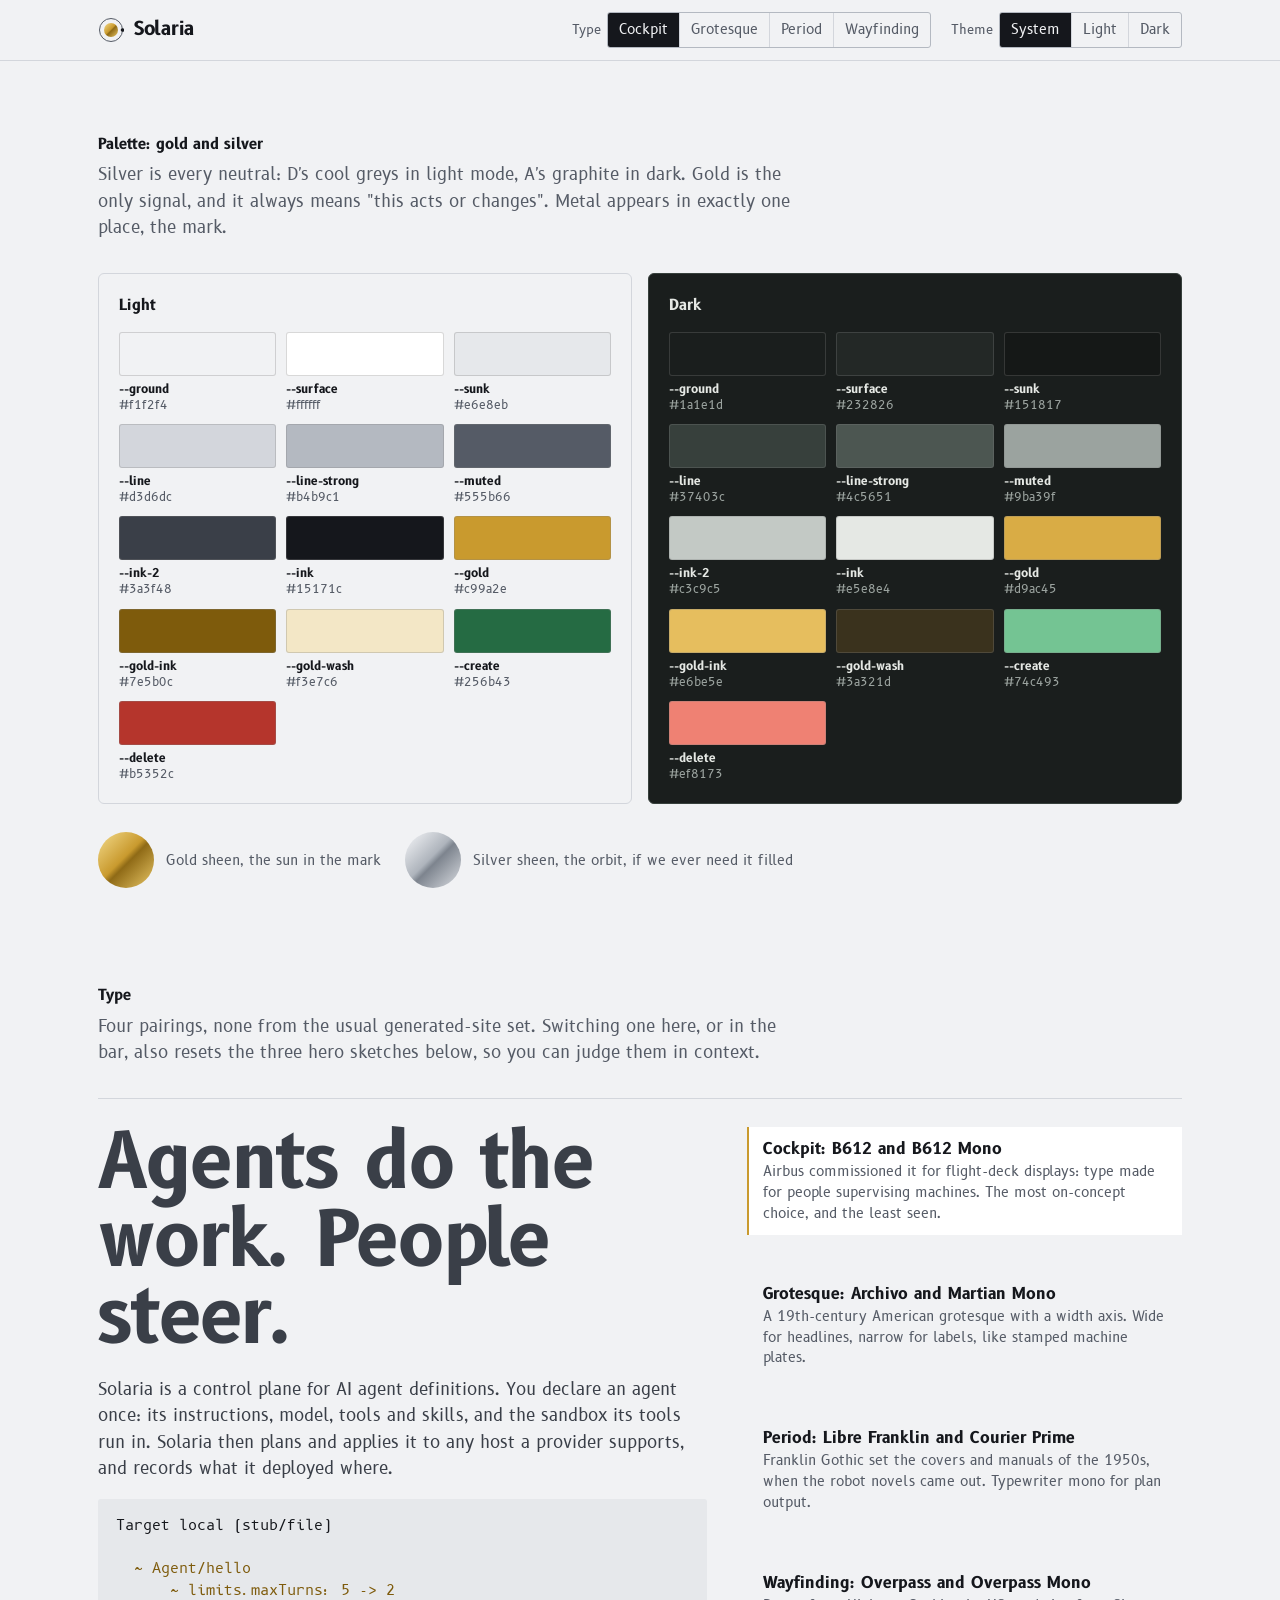
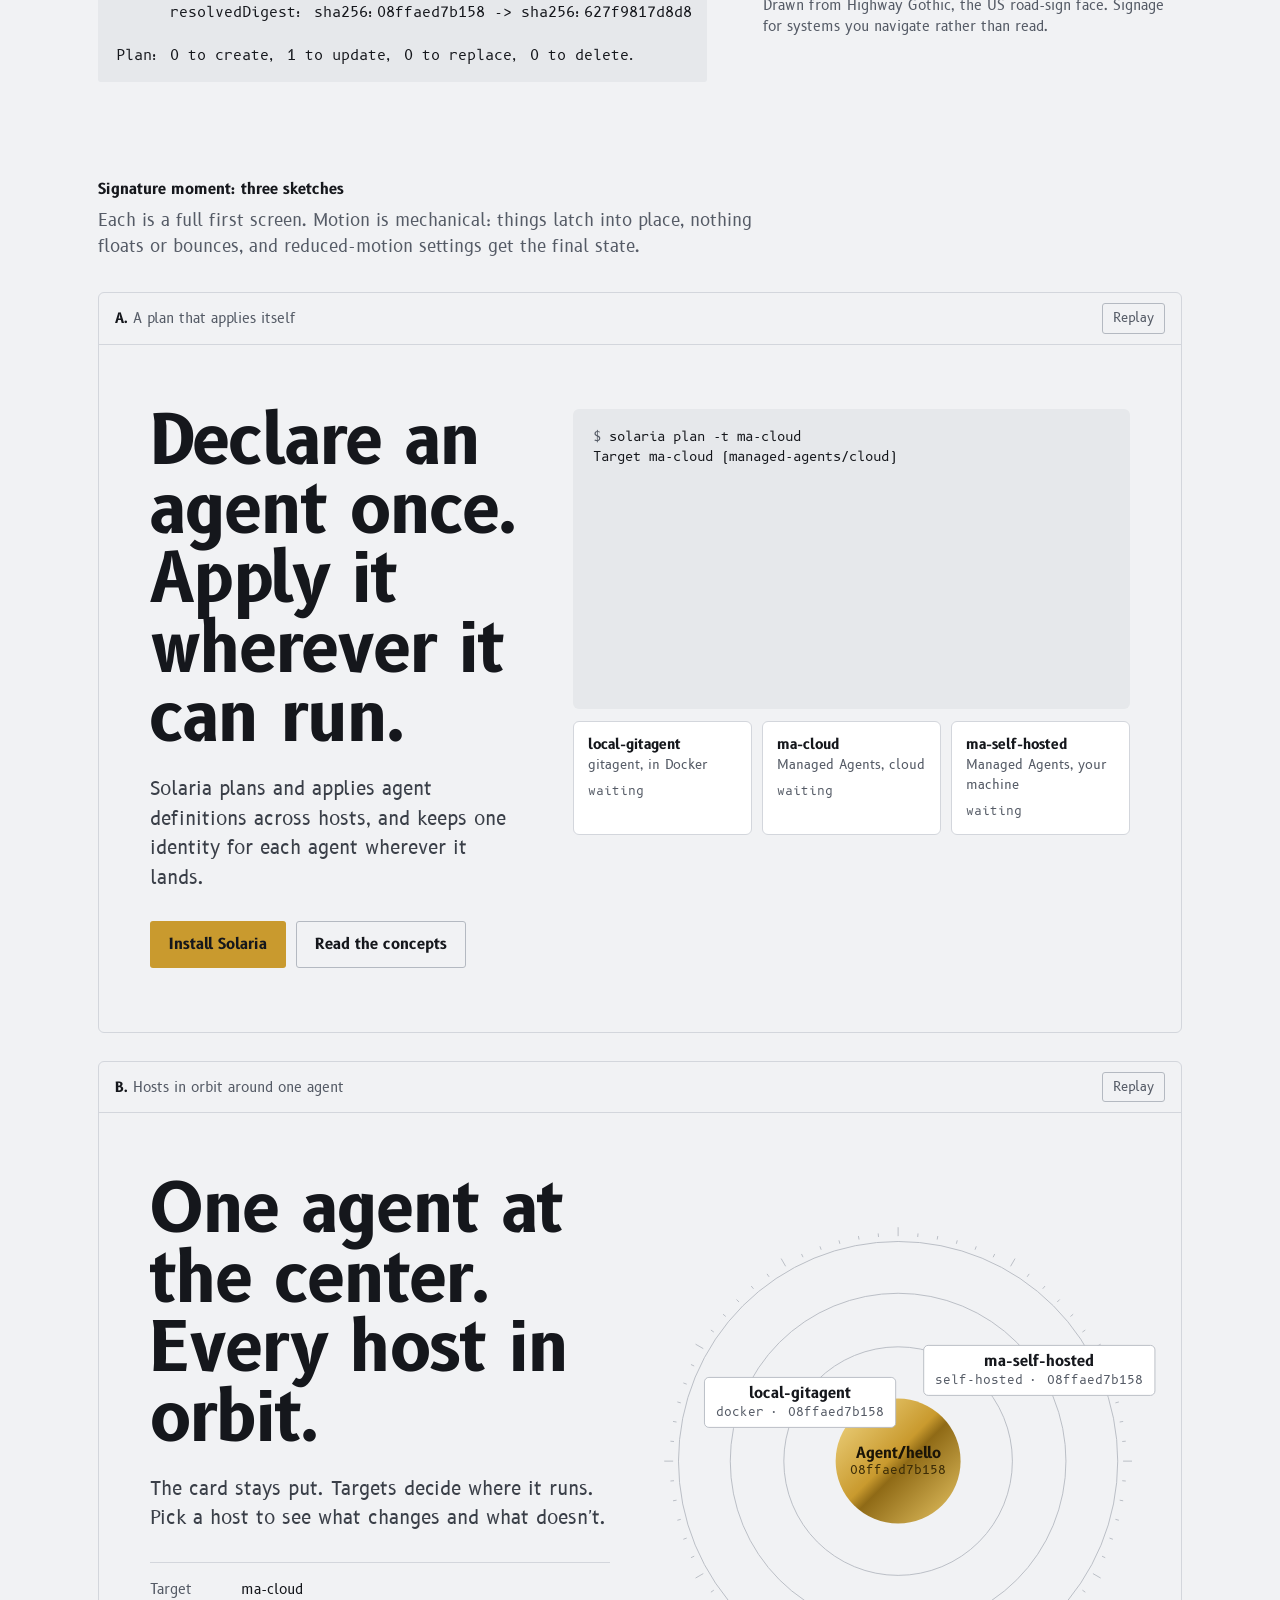
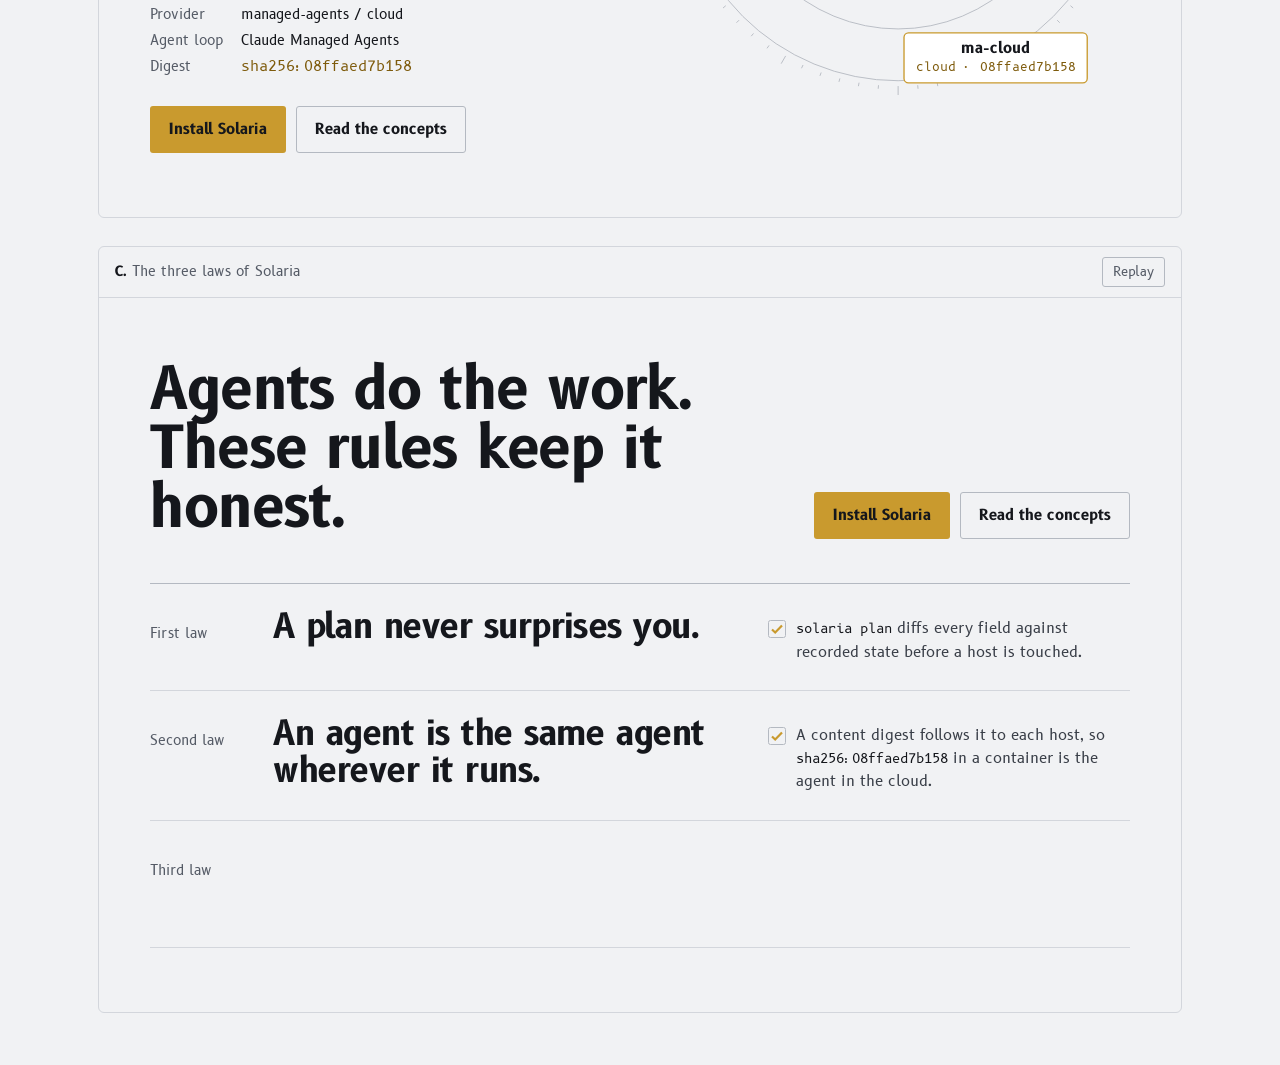
<file: site/explore/index.html>
<!doctype html>
<html lang="en" data-type="cockpit">
<head>
<meta charset="utf-8">
<meta name="viewport" content="width=device-width, initial-scale=1">
<title>Solaria design exploration</title>
<link rel="preconnect" href="https://fonts.googleapis.com">
<link rel="preconnect" href="https://fonts.gstatic.com" crossorigin>
<link href="https://fonts.googleapis.com/css2?family=Archivo:wdth,wght@62..125,100..900&family=B612:wght@400;700&family=B612+Mono:wght@400;700&family=Courier+Prime:wght@400;700&family=Libre+Franklin:wght@300..900&family=Martian+Mono:wdth,wght@75..112.5,100..800&family=Overpass:wght@300..900&family=Overpass+Mono:wght@300..700&display=swap" rel="stylesheet">
<link rel="stylesheet" href="../static/tokens.css">
<style>
html[data-type="cockpit"]    { --font-sans: "B612", sans-serif; --font-mono: "B612 Mono", monospace; --d-weight: 700; --d-stretch: 100%; --d-track: -0.015em; --m-stretch: 100%; }
html[data-type="grotesque"]  { --font-sans: "Archivo", sans-serif; --font-mono: "Martian Mono", monospace; --d-weight: 640; --d-stretch: 116%; --d-track: -0.02em; --m-stretch: 87.5%; }
html[data-type="period"]     { --font-sans: "Libre Franklin", sans-serif; --font-mono: "Courier Prime", monospace; --d-weight: 800; --d-stretch: 100%; --d-track: -0.03em; --m-stretch: 100%; }
html[data-type="wayfinding"] { --font-sans: "Overpass", sans-serif; --font-mono: "Overpass Mono", monospace; --d-weight: 800; --d-stretch: 100%; --d-track: -0.02em; --m-stretch: 100%; }

* { box-sizing: border-box; }
html { background: var(--ground); }
body { margin: 0; background: var(--ground); color: var(--ink); font: 400 17px/1.55 var(--font-sans); -webkit-font-smoothing: antialiased; }
code, pre, .mono { font-family: var(--font-mono); font-stretch: var(--m-stretch); }
a { color: inherit; }
button { font: inherit; color: inherit; }

.wrap { max-width: 1180px; margin: 0 auto; padding: 0 var(--gutter); }
.display { font-weight: var(--d-weight); font-stretch: var(--d-stretch); letter-spacing: var(--d-track); line-height: 1.02; margin: 0; }

/* Bar */
.bar { position: sticky; top: 0; z-index: 5; background: var(--ground); border-bottom: 1px solid var(--line); }
.bar .wrap { display: flex; align-items: center; gap: 20px; min-height: 60px; flex-wrap: wrap; padding-block: 10px; }
.brand { display: flex; align-items: center; gap: 10px; font-weight: var(--d-weight); font-stretch: var(--d-stretch); font-size: 19px; letter-spacing: var(--d-track); margin-right: auto; text-decoration: none; }
.seg { display: inline-flex; border: 1px solid var(--line-strong); border-radius: var(--radius); overflow: hidden; }
.seg button { background: none; border: 0; padding: 6px 11px; font-size: 14px; cursor: pointer; color: var(--muted); }
.seg button + button { border-left: 1px solid var(--line); }
.seg button[aria-pressed="true"] { background: var(--ink); color: var(--ground); }
.seg-label { font-size: 13px; color: var(--muted); margin-right: 6px; }
.ctl { display: flex; align-items: center; }

/* Sections */
section.part { padding: 72px 0 24px; }
.part > .wrap > h2 { font-size: 15px; font-weight: 700; margin: 0 0 6px; color: var(--ink); }
.part > .wrap > p.lede { margin: 0 0 32px; color: var(--muted); max-width: var(--measure); }

/* Palette */
.modes { display: grid; grid-template-columns: repeat(auto-fit, minmax(min(100%, 420px), 1fr)); gap: 16px; }
.mode { border: 1px solid var(--line); border-radius: var(--radius-plate); padding: 20px; }
.mode h3 { margin: 0 0 14px; font-size: 15px; }
.chips { display: grid; grid-template-columns: repeat(auto-fill, minmax(118px, 1fr)); gap: 10px; }
.chip { font-size: 12px; line-height: 1.35; }
.chip i { display: block; height: 44px; border-radius: var(--radius); border: 1px solid rgba(127,127,127,.3); margin-bottom: 6px; }
.chip b { display: block; font-weight: 700; }
.metal { display: flex; gap: 24px; margin-top: 28px; align-items: center; flex-wrap: wrap; }
.metal figure { margin: 0; display: flex; align-items: center; gap: 12px; font-size: 14px; color: var(--muted); }
.metal .disc { width: 56px; height: 56px; border-radius: 50%; }

/* Type */
.specimen { border-top: 1px solid var(--line); padding-top: 28px; display: grid; grid-template-columns: minmax(0, 1.4fr) minmax(0, 1fr); gap: 40px; }
.specimen .big { font-size: clamp(40px, 6vw, 76px); }
.specimen p { max-width: var(--measure); color: var(--ink-2); }
.specimen pre { font-size: 13.5px; line-height: 1.6; background: var(--sunk); padding: 16px 18px; border-radius: var(--radius); margin: 0; overflow-x: auto; }
.pairings { list-style: none; padding: 0; margin: 0; display: grid; gap: 2px; }
.pairings button { display: block; width: 100%; text-align: left; background: none; border: 0; border-left: 2px solid transparent; padding: 10px 14px; cursor: pointer; }
.pairings button[aria-pressed="true"] { border-left-color: var(--gold); background: var(--surface); }
.pairings b { display: block; font-size: 16px; }
.pairings span { display: block; font-size: 13.5px; color: var(--muted); }

/* Hero frames */
.hero { border: 1px solid var(--line); border-radius: var(--radius-plate); background: var(--ground); margin-bottom: 28px; position: relative; overflow: hidden; }
.hero-head { display: flex; justify-content: space-between; align-items: center; padding: 10px 16px; border-bottom: 1px solid var(--line); font-size: 14px; color: var(--muted); gap: 12px; }
.hero-head b { color: var(--ink); }
.replay { background: none; border: 1px solid var(--line-strong); border-radius: var(--radius); padding: 4px 10px; font-size: 13px; cursor: pointer; }
.hero-body { padding: clamp(28px, 5vw, 64px) clamp(20px, 4vw, 56px); }

.btn { display: inline-flex; align-items: center; gap: 8px; padding: 11px 18px; border-radius: var(--radius); font-size: 15px; font-weight: 700; text-decoration: none; border: 1px solid transparent; }
.btn-gold { background: var(--gold); color: var(--on-gold); }
.btn-line { border-color: var(--line-strong); color: var(--ink); }
.actions { display: flex; gap: 10px; flex-wrap: wrap; margin-top: 28px; }
.sub { font-size: 19px; color: var(--ink-2); max-width: 44ch; margin: 20px 0 0; }

/* Hero A: plan that applies itself */
.a-grid { display: grid; grid-template-columns: minmax(0, 0.8fr) minmax(0, 1.2fr); gap: clamp(28px, 4vw, 56px); align-items: start; }
.a-grid h1 { font-size: clamp(40px, 5.4vw, 68px); }
.console { background: var(--sunk); border-radius: var(--radius-plate); padding: 18px 20px; font-size: 12.5px; line-height: 1.62; min-height: 300px; white-space: pre; overflow-x: auto; }
.console .ln { display: block; min-height: 1.62em; }
.console .cmd::before { content: "$ "; color: var(--muted); }
.console .c { color: var(--create); }
.console .u { color: var(--update); }
.console .m { color: var(--muted); }
.console .dg { color: var(--gold-ink); }
.caret { display: inline-block; width: .55em; height: 1.1em; vertical-align: -0.18em; background: var(--ink); }
.hosts { display: grid; grid-template-columns: repeat(3, minmax(0, 1fr)); gap: 10px; margin-top: 12px; }
.host { border: 1px solid var(--line); border-radius: var(--radius-plate); padding: 12px 14px; font-size: 13px; background: var(--surface); transition: border-color var(--t-latch) var(--ease-latch); }
.host b { display: block; font-size: 14px; }
.host .where { color: var(--muted); display: block; }
.host .d { display: block; margin-top: 8px; font-size: 12px; color: var(--muted); }
.host.on { border-color: var(--gold); }
.host.on .d { color: var(--gold-ink); }

.latch { animation: latch var(--t-latch) var(--ease-latch) both; }
@keyframes latch { from { opacity: 0; transform: translateX(-3px); } to { opacity: 1; transform: none; } }

/* Hero B: orbit */
.b-grid { display: grid; grid-template-columns: minmax(0, 1fr) minmax(0, 1fr); gap: clamp(28px, 4vw, 56px); align-items: center; }
.b-grid h1 { font-size: clamp(40px, 5.4vw, 68px); }
.orbit { width: 100%; max-width: 520px; aspect-ratio: 1; justify-self: center; }
.orbit svg { width: 100%; height: 100%; overflow: visible; }
.ring { fill: none; stroke: var(--line-strong); stroke-width: 1; }
.ring-tick { stroke: var(--line-strong); stroke-width: 1; }
.plate-g { cursor: pointer; }
.plate-r { fill: var(--surface); stroke: var(--line-strong); transition: stroke var(--t-latch) var(--ease-latch); }
.plate-g.on .plate-r { stroke: var(--gold); stroke-width: 1.5; }
.plate-t { font-family: var(--font-sans); font-size: 17px; font-weight: 700; fill: var(--ink); }
.plate-s { font-family: var(--font-mono); font-size: 13px; fill: var(--muted); }
.plate-g.on .plate-s.dg { fill: var(--gold-ink); }
.sun-t { font-family: var(--font-sans); font-size: 17px; font-weight: 700; fill: #1a1407; }
.sun-s { font-family: var(--font-mono); font-size: 13px; fill: #3b2c07; }
.readout { margin-top: 28px; border-top: 1px solid var(--line); padding-top: 16px; font-size: 14px; display: grid; grid-template-columns: max-content 1fr; gap: 4px 18px; max-width: 460px; }
.readout dt { color: var(--muted); }
.readout dd { margin: 0; }

/* Hero C: laws */
.c-top { display: grid; grid-template-columns: minmax(0, 1fr) auto; gap: 24px; align-items: end; margin-bottom: 44px; }
.c-top h1 { font-size: clamp(36px, 4.6vw, 58px); max-width: 16ch; }
.laws { list-style: none; margin: 0; padding: 0; border-top: 1px solid var(--line-strong); }
.law { display: grid; grid-template-columns: 9ch minmax(0, 1.3fr) minmax(0, 1fr); gap: 24px; padding: 26px 0; border-bottom: 1px solid var(--line); align-items: baseline; }
.law .ord { color: var(--muted); font-size: 14px; }
.law h3 { margin: 0; font-size: clamp(24px, 2.8vw, 34px); font-weight: var(--d-weight); font-stretch: var(--d-stretch); letter-spacing: var(--d-track); line-height: 1.1; }
.law .proof { font-size: 15px; color: var(--ink-2); display: grid; grid-template-columns: 18px 1fr; gap: 10px; }
.law .proof code { font-size: 13px; color: var(--ink); }
.law svg { margin-top: 3px; }
.law .tick { stroke: var(--gold); stroke-width: 2.2; fill: none; stroke-dasharray: 20; stroke-dashoffset: 20; }
.law.set .tick { stroke-dashoffset: 0; transition: stroke-dashoffset 260ms var(--ease-latch); }
.law .box { fill: none; stroke: var(--line-strong); }
.law h3, .law .proof { transition: opacity var(--t-latch) var(--ease-latch), transform var(--t-latch) var(--ease-latch); }
.laws.armed .law:not(.shown) h3, .laws.armed .law:not(.shown) .proof { opacity: 0; transform: translateX(-4px); }

@media (max-width: 860px) {
  .a-grid, .b-grid, .specimen { grid-template-columns: minmax(0, 1fr); }
  .hosts { grid-template-columns: minmax(0, 1fr); }
  .law { grid-template-columns: minmax(0, 1fr); gap: 8px; }
  .c-top { grid-template-columns: minmax(0, 1fr); }
  .console { font-size: 12px; }
}
</style>
</head>
<body>

<header class="bar">
  <div class="wrap">
    <a class="brand" href="#">
      <svg width="26" height="26" viewBox="0 0 26 26" aria-hidden="true">
        <defs><linearGradient id="mg" x1="0" y1="0" x2="1" y2="1"><stop offset="0" stop-color="#f3db8c"/><stop offset=".46" stop-color="#c99a2e"/><stop offset=".54" stop-color="#8f6a16"/><stop offset="1" stop-color="#e9c766"/></linearGradient></defs>
        <circle cx="13" cy="13" r="7" fill="url(#mg)"/>
        <circle cx="13" cy="13" r="11.5" fill="none" stroke="var(--muted)" stroke-width="1"/>
        <circle cx="24.5" cy="13" r="1.8" fill="var(--ink)"/>
      </svg>
      Solaria
    </a>
    <div class="ctl"><span class="seg-label">Type</span>
      <div class="seg" id="typeSeg">
        <button data-v="cockpit" aria-pressed="true">Cockpit</button>
        <button data-v="grotesque" aria-pressed="false">Grotesque</button>
        <button data-v="period" aria-pressed="false">Period</button>
        <button data-v="wayfinding" aria-pressed="false">Wayfinding</button>
      </div>
    </div>
    <div class="ctl"><span class="seg-label">Theme</span>
      <div class="seg" id="themeSeg">
        <button data-v="system" aria-pressed="true">System</button>
        <button data-v="light" aria-pressed="false">Light</button>
        <button data-v="dark" aria-pressed="false">Dark</button>
      </div>
    </div>
  </div>
</header>

<main>

<section class="part" id="palette">
  <div class="wrap">
    <h2>Palette: gold and silver</h2>
    <p class="lede">Silver is every neutral: D's cool greys in light mode, A's graphite in dark. Gold is the only signal, and it always means "this acts or changes". Metal appears in exactly one place, the mark.</p>
    <div class="modes" id="modes"></div>
    <div class="metal">
      <figure><span class="disc" style="background: var(--sheen-gold)"></span>Gold sheen, the sun in the mark</figure>
      <figure><span class="disc" style="background: var(--sheen-silver)"></span>Silver sheen, the orbit, if we ever need it filled</figure>
    </div>
  </div>
</section>

<section class="part" id="type">
  <div class="wrap">
    <h2>Type</h2>
    <p class="lede">Four pairings, none from the usual generated-site set. Switching one here, or in the bar, also resets the three hero sketches below, so you can judge them in context.</p>
    <div class="specimen">
      <div>
        <p class="display big">Agents do the work. People steer.</p>
        <p>Solaria is a control plane for AI agent definitions. You declare an agent once: its instructions, model, tools and skills, and the sandbox its tools run in. Solaria then plans and applies it to any host a provider supports, and records what it deployed where.</p>
<pre>Target local (stub/file)

  <span style="color:var(--update)">~ Agent/hello</span>
      <span style="color:var(--update)">~ limits.maxTurns: 5 -> 2</span>
      resolvedDigest: sha256:08ffaed7b158 -> sha256:627f9817d8d8

Plan: 0 to create, 1 to update, 0 to replace, 0 to delete.</pre>
      </div>
      <ul class="pairings" id="pairings">
        <li><button data-v="cockpit" aria-pressed="true"><b>Cockpit: B612 and B612 Mono</b><span>Airbus commissioned it for flight-deck displays: type made for people supervising machines. The most on-concept choice, and the least seen.</span></button></li>
        <li><button data-v="grotesque" aria-pressed="false"><b>Grotesque: Archivo and Martian Mono</b><span>A 19th-century American grotesque with a width axis. Wide for headlines, narrow for labels, like stamped machine plates.</span></button></li>
        <li><button data-v="period" aria-pressed="false"><b>Period: Libre Franklin and Courier Prime</b><span>Franklin Gothic set the covers and manuals of the 1950s, when the robot novels came out. Typewriter mono for plan output.</span></button></li>
        <li><button data-v="wayfinding" aria-pressed="false"><b>Wayfinding: Overpass and Overpass Mono</b><span>Drawn from Highway Gothic, the US road-sign face. Signage for systems you navigate rather than read.</span></button></li>
      </ul>
    </div>
  </div>
</section>

<section class="part" id="heroes">
  <div class="wrap">
    <h2>Signature moment: three sketches</h2>
    <p class="lede">Each is a full first screen. Motion is mechanical: things latch into place, nothing floats or bounces, and reduced-motion settings get the final state.</p>

    <!-- A -->
    <article class="hero" id="heroA">
      <div class="hero-head"><span><b>A.</b> A plan that applies itself</span><button class="replay" data-replay="A">Replay</button></div>
      <div class="hero-body">
        <div class="a-grid">
          <div>
            <h1 class="display">Declare an agent once. Apply it wherever it can run.</h1>
            <p class="sub">Solaria plans and applies agent definitions across hosts, and keeps one identity for each agent wherever it lands.</p>
            <div class="actions"><a class="btn btn-gold" href="#">Install Solaria</a><a class="btn btn-line" href="#">Read the concepts</a></div>
          </div>
          <div>
            <div class="console mono" id="consoleA" aria-label="A Solaria plan and apply run"></div>
            <div class="hosts" id="hostsA">
              <div class="host"><b>local-gitagent</b><span class="where">gitagent, in Docker</span><span class="d mono">waiting</span></div>
              <div class="host"><b>ma-cloud</b><span class="where">Managed Agents, cloud</span><span class="d mono">waiting</span></div>
              <div class="host"><b>ma-self-hosted</b><span class="where">Managed Agents, your machine</span><span class="d mono">waiting</span></div>
            </div>
          </div>
        </div>
      </div>
    </article>

    <!-- B -->
    <article class="hero" id="heroB">
      <div class="hero-head"><span><b>B.</b> Hosts in orbit around one agent</span><button class="replay" data-replay="B">Replay</button></div>
      <div class="hero-body">
        <div class="b-grid">
          <div>
            <h1 class="display">One agent at the center. Every host in orbit.</h1>
            <p class="sub">The card stays put. Targets decide where it runs. Pick a host to see what changes and what doesn't.</p>
            <dl class="readout" id="readoutB">
              <dt>Target</dt><dd id="rEnv">ma-cloud</dd>
              <dt>Provider</dt><dd id="rProv">managed-agents / cloud</dd>
              <dt>Agent loop</dt><dd id="rLoop">Claude Managed Agents</dd>
              <dt>Digest</dt><dd class="mono" id="rDig" style="color:var(--gold-ink)">sha256:08ffaed7b158</dd>
            </dl>
            <div class="actions"><a class="btn btn-gold" href="#">Install Solaria</a><a class="btn btn-line" href="#">Read the concepts</a></div>
          </div>
          <div class="orbit">
            <svg viewBox="0 0 520 520" role="img" aria-labelledby="orbT">
              <title id="orbT">The hello agent at the center, with three hosts on orbits around it</title>
              <defs><linearGradient id="sun" x1="0" y1="0" x2="1" y2="1"><stop offset="0" stop-color="#f3db8c"/><stop offset=".46" stop-color="#c99a2e"/><stop offset=".54" stop-color="#8f6a16"/><stop offset="1" stop-color="#e9c766"/></linearGradient></defs>
              <g id="ticks"></g>
              <circle class="ring" cx="260" cy="260" r="128"/>
              <circle class="ring" cx="260" cy="260" r="188"/>
              <circle class="ring" cx="260" cy="260" r="246"/>
              <circle cx="260" cy="260" r="70" fill="url(#sun)"/>
              <text class="sun-t" x="260" y="256" text-anchor="middle">Agent/hello</text>
              <text class="sun-s" x="260" y="274" text-anchor="middle">08ffaed7b158</text>
              <g id="arms"></g>
            </svg>
          </div>
        </div>
      </div>
    </article>

    <!-- C -->
    <article class="hero" id="heroC">
      <div class="hero-head"><span><b>C.</b> The three laws of Solaria</span><button class="replay" data-replay="C">Replay</button></div>
      <div class="hero-body">
        <div class="c-top">
          <h1 class="display">Agents do the work. These rules keep it honest.</h1>
          <div class="actions" style="margin:0"><a class="btn btn-gold" href="#">Install Solaria</a><a class="btn btn-line" href="#">Read the concepts</a></div>
        </div>
        <ol class="laws" id="laws">
          <li class="law"><span class="ord">First law</span><h3>A plan never surprises you.</h3>
            <span class="proof"><svg width="18" height="18" viewBox="0 0 18 18" aria-hidden="true"><rect class="box" x="0.5" y="0.5" width="17" height="17" rx="2"/><path class="tick" d="M4 9.5l3.2 3L14 5.5"/></svg><span><code>solaria plan</code> diffs every field against recorded state before a host is touched.</span></span></li>
          <li class="law"><span class="ord">Second law</span><h3>An agent is the same agent wherever it runs.</h3>
            <span class="proof"><svg width="18" height="18" viewBox="0 0 18 18" aria-hidden="true"><rect class="box" x="0.5" y="0.5" width="17" height="17" rx="2"/><path class="tick" d="M4 9.5l3.2 3L14 5.5"/></svg><span>A content digest follows it to each host, so <code>sha256:08ffaed7b158</code> in a container is the agent in the cloud.</span></span></li>
          <li class="law"><span class="ord">Third law</span><h3>What a host can't run never reaches it.</h3>
            <span class="proof"><svg width="18" height="18" viewBox="0 0 18 18" aria-hidden="true"><rect class="box" x="0.5" y="0.5" width="17" height="17" rx="2"/><path class="tick" d="M4 9.5l3.2 3L14 5.5"/></svg><span>Capability checks fail the plan early, and say which field the host can't take.</span></span></li>
        </ol>
      </div>
    </article>
  </div>
</section>

</main>

<script>
(() => {
  const reduce = matchMedia("(prefers-reduced-motion: reduce)").matches;
  const sleep = ms => new Promise(r => setTimeout(r, reduce ? 0 : ms));
  const root = document.documentElement;

  // Palette chips, both modes, from the token values.
  const modes = {
    Light: { ground:"#f1f2f4", surface:"#ffffff", sunk:"#e6e8eb", line:"#d3d6dc", "line-strong":"#b4b9c1", muted:"#555b66", "ink-2":"#3a3f48", ink:"#15171c", gold:"#c99a2e", "gold-ink":"#7e5b0c", "gold-wash":"#f3e7c6", create:"#256b43", delete:"#b5352c" },
    Dark:  { ground:"#1a1e1d", surface:"#232826", sunk:"#151817", line:"#37403c", "line-strong":"#4c5651", muted:"#9ba39f", "ink-2":"#c3c9c5", ink:"#e5e8e4", gold:"#d9ac45", "gold-ink":"#e6be5e", "gold-wash":"#3a321d", create:"#74c493", delete:"#ef8173" }
  };
  document.getElementById("modes").innerHTML = Object.entries(modes).map(([name, t]) =>
    `<div class="mode" style="background:${t.ground};color:${t.ink};border-color:${t.line}"><h3>${name}</h3><div class="chips">` +
    Object.entries(t).map(([k, v]) => `<div class="chip"><i style="background:${v}"></i><b>--${k}</b><span style="color:${t.muted}">${v}</span></div>`).join("") +
    `</div></div>`).join("");

  // Segmented controls.
  function seg(el, apply) {
    el.addEventListener("click", e => {
      const b = e.target.closest("button[data-v]"); if (!b) return;
      apply(b.dataset.v);
    });
  }
  function setType(v) {
    root.dataset.type = v;
    document.querySelectorAll("#typeSeg button, #pairings button").forEach(b => b.setAttribute("aria-pressed", b.dataset.v === v));
    runAll();
  }
  function setTheme(v) {
    if (v === "system") delete root.dataset.theme; else root.dataset.theme = v;
    document.querySelectorAll("#themeSeg button").forEach(b => b.setAttribute("aria-pressed", b.dataset.v === v));
  }
  seg(document.getElementById("typeSeg"), setType);
  seg(document.getElementById("pairings"), setType);
  seg(document.getElementById("themeSeg"), setTheme);

  // Hero A: the console types a real plan, then apply latches each host.
  const A = { run: 0 };
  const script = [
    { cmd: "solaria plan -t ma-cloud" },
    { t: "Target ma-cloud (managed-agents/cloud)" },
    { t: "" },
    { t: "  + Environment/default", k: "c" },
    { t: "" },
    { t: "  + Agent/hello", k: "c" },
    { h: '      resolvedDigest: <span class="dg">sha256:08ffaed7b158</span>' },
    { t: "" },
    { t: "Plan: 2 to create, 0 to update, 0 to replace, 0 to delete or archive.", k: "m" },
    { cmd: "solaria apply -t ma-cloud --auto-approve", pause: 500 },
    { t: "Apply complete: 2 created, 0 updated, 0 replaced, 0 deleted. State serial 1.", hostAfter: 1 },
  ];
  async function runA() {
    const id = ++A.run, con = document.getElementById("consoleA");
    const hosts = [...document.querySelectorAll("#hostsA .host")];
    con.innerHTML = ""; hosts.forEach(h => { h.classList.remove("on"); h.querySelector(".d").textContent = "waiting"; });
    const live = () => id === A.run;
    for (const s of script) {
      if (!live()) return;
      const ln = document.createElement("span"); ln.className = "ln";
      con.appendChild(ln);
      if (s.cmd) {
        await sleep(s.pause || 350);
        ln.classList.add("cmd");
        const caret = document.createElement("span"); caret.className = "caret";
        for (const ch of s.cmd) { if (!live()) return; ln.textContent += ch; ln.appendChild(caret); await sleep(28); }
        await sleep(260); caret.remove();
      } else {
        await sleep(s.t === "" ? 40 : 110);
        if (s.k) ln.classList.add(s.k);
        if (s.h) ln.innerHTML = s.h; else ln.textContent = s.t;
        ln.classList.add("latch");
      }
      if (s.hostAfter) {
        // ma-cloud is what was applied; the other two are the same card in other targets.
        const order = [1, 0, 2];
        for (const i of order) {
          await sleep(i === 1 ? 260 : 520); if (!live()) return;
          hosts[i].classList.add("on");
          hosts[i].querySelector(".d").innerHTML = (i === 1 ? "applied" : "same card") + "<br>08ffaed7b158";
        }
      }
    }
  }

  // Hero B: three arms step around in discrete ticks, like an escapement.
  const envs = [
    { name: "local-gitagent", prov: "gitagent / docker", loop: "gitagent, in a container image", r: 128, a: 200, sub: "docker" },
    { name: "ma-self-hosted", prov: "managed-agents / self-hosted", loop: "Managed Agents; tools on your machine", r: 188, a: 320, sub: "self-hosted" },
    { name: "ma-cloud", prov: "managed-agents / cloud", loop: "Claude Managed Agents", r: 246, a: 60, sub: "cloud" },
  ];
  const ticks = document.getElementById("ticks");
  for (let i = 0; i < 72; i++) {
    const ang = i * 5 * Math.PI / 180, r1 = 252, r2 = i % 6 ? 256 : 262;
    ticks.insertAdjacentHTML("beforeend", `<line class="ring-tick" x1="${260 + r1 * Math.cos(ang)}" y1="${260 + r1 * Math.sin(ang)}" x2="${260 + r2 * Math.cos(ang)}" y2="${260 + r2 * Math.sin(ang)}"/>`);
  }
  const arms = document.getElementById("arms");
  envs.forEach((e, i) => {
    arms.insertAdjacentHTML("beforeend",
      `<g class="plate-g" data-i="${i}" tabindex="0" role="button" aria-label="${e.name}">
        <rect class="plate-r" x="-62" y="-28" width="124" height="56" rx="5"/>
        <text class="plate-t" x="0" y="-5" text-anchor="middle">${e.name}</text>
        <text class="plate-s dg" x="0" y="15" text-anchor="middle">${e.sub} · 08ffaed7b158</text></g>`);
  });
  const plates = [...arms.querySelectorAll(".plate-g")];
  const B = { sel: 2, timer: null, raf: 0, angles: envs.map(e => e.a), shown: envs.map(e => e.a) };
  function sizePlates() {
    plates.forEach(p => {
      const w = Math.max(...[...p.querySelectorAll("text")].map(t => t.getBBox().width)) + 26;
      const r = p.querySelector("rect"); r.setAttribute("x", -w / 2); r.setAttribute("width", w);
    });
  }
  function drawB(angles) {
    plates.forEach((p, i) => {
      const a = angles[i] * Math.PI / 180, r = envs[i].r;
      p.setAttribute("transform", `translate(${(260 + r * Math.cos(a)).toFixed(2)},${(260 + r * Math.sin(a)).toFixed(2)})`);
    });
  }
  // One tick: travel from the shown angles to the target, ease out hard, no overshoot.
  function tickTo(target) {
    cancelAnimationFrame(B.raf);
    const from = B.shown.slice(), t0 = performance.now(), dur = reduce ? 0 : 420;
    const ease = t => 1 - Math.pow(1 - t, 4);
    const step = now => {
      const t = dur ? Math.min(1, (now - t0) / dur) : 1;
      B.shown = from.map((a, i) => a + (target[i] - a) * ease(t));
      drawB(B.shown);
      if (t < 1) B.raf = requestAnimationFrame(step);
    };
    B.raf = requestAnimationFrame(step);
  }
  function placeB() {
    tickTo(B.angles);
    plates.forEach((p, i) => p.classList.toggle("on", i === B.sel));
    const e = envs[B.sel];
    document.getElementById("rEnv").textContent = e.name;
    document.getElementById("rProv").textContent = e.prov;
    document.getElementById("rLoop").textContent = e.loop;
  }
  arms.addEventListener("click", ev => { const p = ev.target.closest(".plate-g"); if (p) { B.sel = +p.dataset.i; placeB(); } });
  arms.addEventListener("keydown", ev => { if ((ev.key === "Enter" || ev.key === " ") && ev.target.closest(".plate-g")) { ev.preventDefault(); B.sel = +ev.target.closest(".plate-g").dataset.i; placeB(); } });
  function runB() {
    clearInterval(B.timer);
    sizePlates();
    B.angles = envs.map(e => e.a); B.shown = B.angles.slice(); B.sel = 2; drawB(B.shown); placeB();
    if (reduce) return;
    let step = 0;
    B.timer = setInterval(() => {
      step++;
      // inner orbits move faster; each advance is one discrete tick
      B.angles = B.angles.map((a, i) => a + [15, 10, 5][i]);
      if (step % 4 === 0) B.sel = (B.sel + 1) % 3;
      placeB();
    }, 1400);
  }

  // Hero C: laws set one by one; each proof gets its check.
  const C = { run: 0 };
  async function runC() {
    const id = ++C.run, list = document.getElementById("laws");
    const laws = [...list.querySelectorAll(".law")];
    list.classList.add("armed"); laws.forEach(l => l.classList.remove("shown", "set"));
    await sleep(300);
    for (const l of laws) {
      if (id !== C.run) return;
      l.classList.add("shown"); await sleep(420);
      l.classList.add("set"); await sleep(380);
    }
  }

  function runAll() { runA(); runB(); runC(); }
  document.querySelectorAll("[data-replay]").forEach(b => b.addEventListener("click", () => ({ A: runA, B: runB, C: runC })[b.dataset.replay]()));
  document.fonts.ready.then(runAll);
})();
</script>
</body>
</html>
</file>
<file: site/static/tokens.css>
/*
  Solaria design tokens.

  Gold and silver, without pretending to be metal. Silver is the whole
  neutral system: cool greys in light, graphite in dark. Gold is the one
  signal, and it means "this acts or changes": the apply button, an
  update in a plan, the agent at the center. Nothing decorative is gold.

  Plan colors come from the product itself: + create, ~ update, - delete.
  Update shares the gold text tone on purpose.

  Themes: light and dark are equal. The page follows the system setting
  unless <html data-theme="light|dark"> pins one.
*/

:root {
  /* Silver: light */
  --ground: #f1f2f4;
  --surface: #ffffff;
  --sunk: #e6e8eb;
  --line: #d3d6dc;
  --line-strong: #b4b9c1;
  --ink: #15171c;
  --ink-2: #3a3f48;
  --muted: #555b66;

  /* Gold: light */
  --gold: #c99a2e;
  --gold-ink: #7e5b0c;
  --gold-wash: #f3e7c6;
  --on-gold: #15171c;

  /* Plan */
  --create: #256b43;
  --update: var(--gold-ink);
  --delete: #b5352c;

  /* Metal, for the mark and nothing else */
  --sheen-gold: linear-gradient(135deg, #f3db8c 0%, #c99a2e 46%, #8f6a16 54%, #e9c766 100%);
  --sheen-silver: linear-gradient(135deg, #f7f8fa 0%, #aeb4bc 46%, #7d848e 54%, #dadde2 100%);

  /*
    Type: Archivo (a grotesque with a width axis) and Martian Mono.
    Display runs wide, like stamped machine plates; small labels can run
    narrow. Mono is only for things a terminal or a card would show.
  */
  --font-sans: "Archivo", "Helvetica Neue", Arial, sans-serif;
  --font-mono: "Martian Mono", ui-monospace, "SF Mono", Menlo, monospace;
  --display-weight: 640;
  --display-stretch: 116%;
  --display-track: -0.02em;
  --mono-stretch: 87.5%;
  --text-xs: 12.5px;
  --text-sm: 14px;
  --text-md: 17px;
  --text-lg: 20px;
  --text-h2: clamp(30px, 4.2vw, 50px);
  --text-h1: clamp(40px, 6.4vw, 76px);

  /* Motion: mechanical and sparse. Ease out, never overshoot. */
  --ease-latch: cubic-bezier(0.2, 0, 0, 1);
  --ease-travel: cubic-bezier(0.6, 0, 0.1, 1);
  --t-tick: 90ms;
  --t-latch: 180ms;
  --t-travel: 420ms;

  /* Space and shape */
  --radius: 3px;
  --radius-plate: 6px;
  --gutter: clamp(16px, 4vw, 48px);
  --measure: 64ch;

  color-scheme: light dark;
}

@media (prefers-color-scheme: dark) {
  :root:not([data-theme="light"]) {
    --ground: #1a1e1d;
    --surface: #232826;
    --sunk: #151817;
    --line: #37403c;
    --line-strong: #4c5651;
    --ink: #e5e8e4;
    --ink-2: #c3c9c5;
    --muted: #9ba39f;
    --gold: #d9ac45;
    --gold-ink: #e6be5e;
    --gold-wash: #3a321d;
    --on-gold: #1a1e1d;
    --create: #74c493;
    --delete: #ef8173;
    --sheen-silver: linear-gradient(135deg, #c9cfcb 0%, #7f8884 46%, #5b625f 54%, #a9b0ac 100%);
  }
}

:root[data-theme="dark"] {
  --ground: #1a1e1d;
  --surface: #232826;
  --sunk: #151817;
  --line: #37403c;
  --line-strong: #4c5651;
  --ink: #e5e8e4;
  --ink-2: #c3c9c5;
  --muted: #9ba39f;
  --gold: #d9ac45;
  --gold-ink: #e6be5e;
  --gold-wash: #3a321d;
  --on-gold: #1a1e1d;
  --create: #74c493;
  --delete: #ef8173;
  --sheen-silver: linear-gradient(135deg, #c9cfcb 0%, #7f8884 46%, #5b625f 54%, #a9b0ac 100%);
}

@media (prefers-reduced-motion: reduce) {
  :root {
    --t-tick: 0ms;
    --t-latch: 0ms;
    --t-travel: 0ms;
  }
}
</file>
